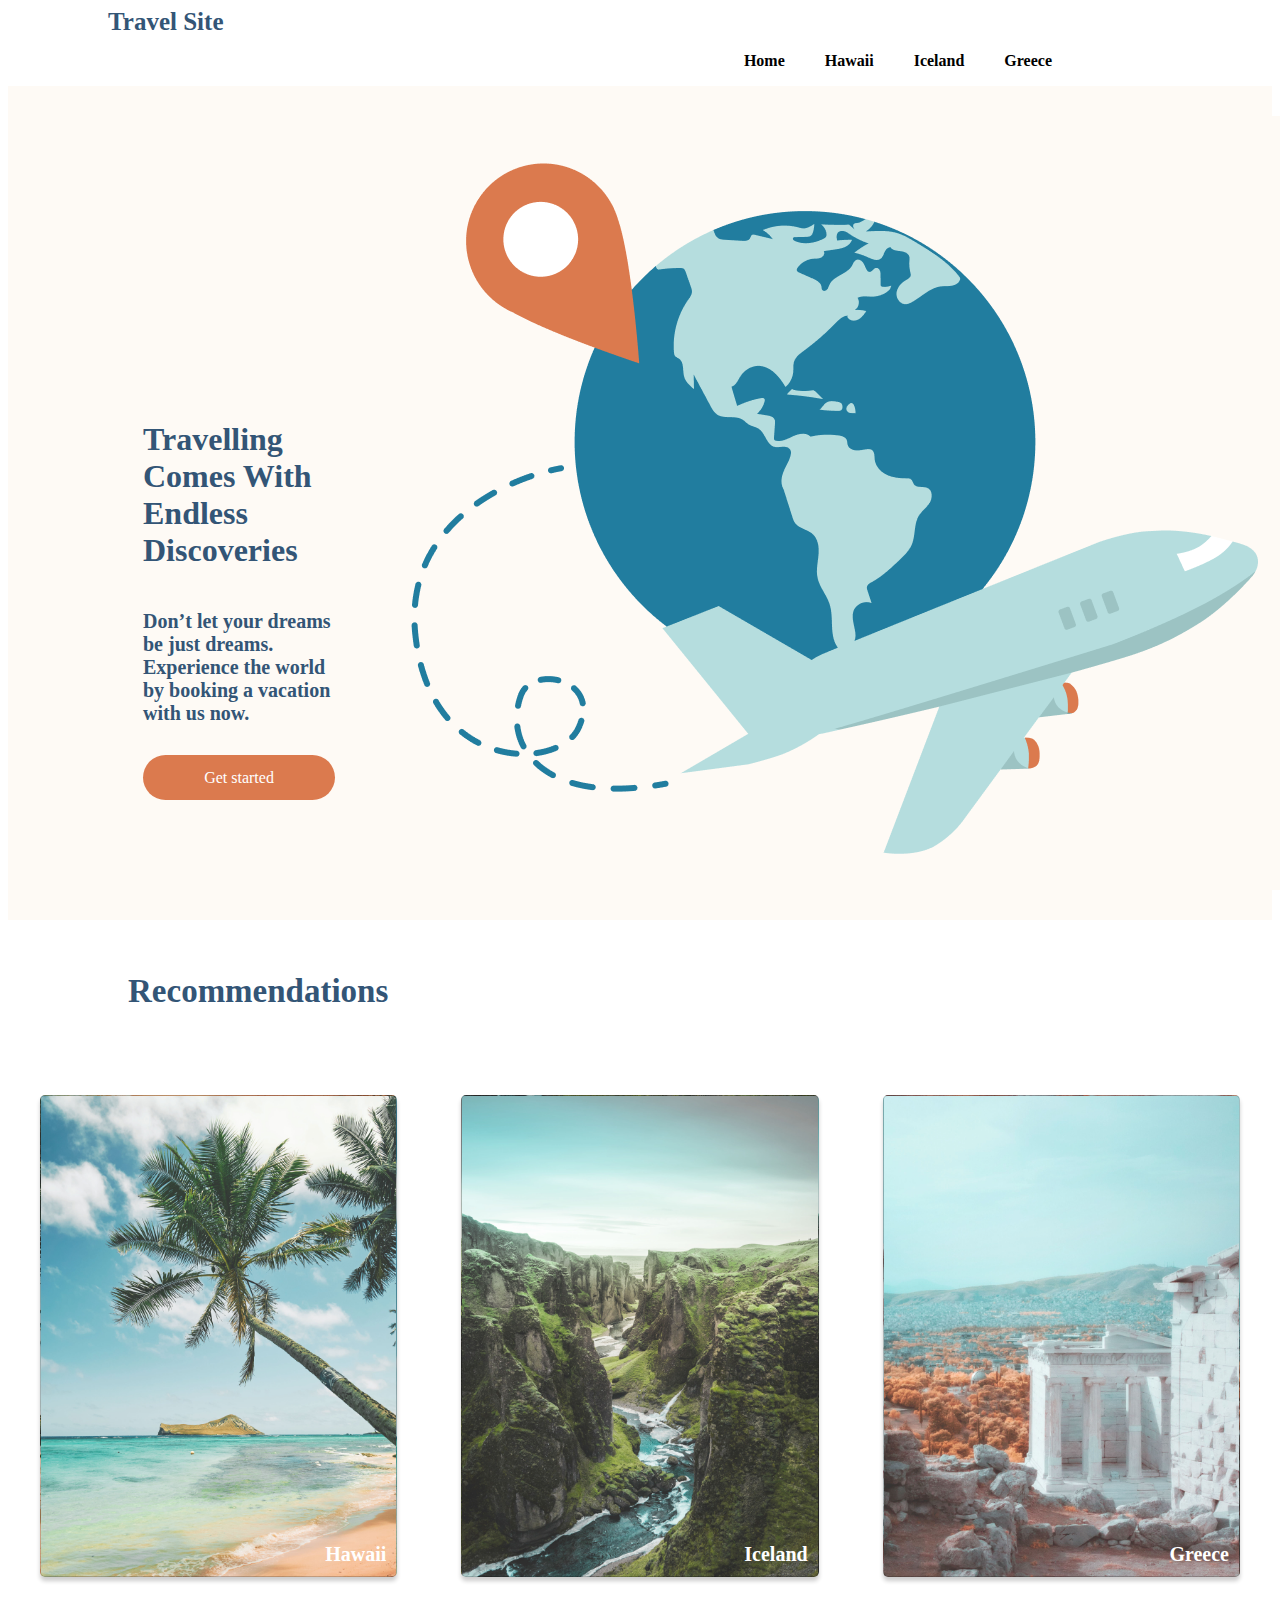
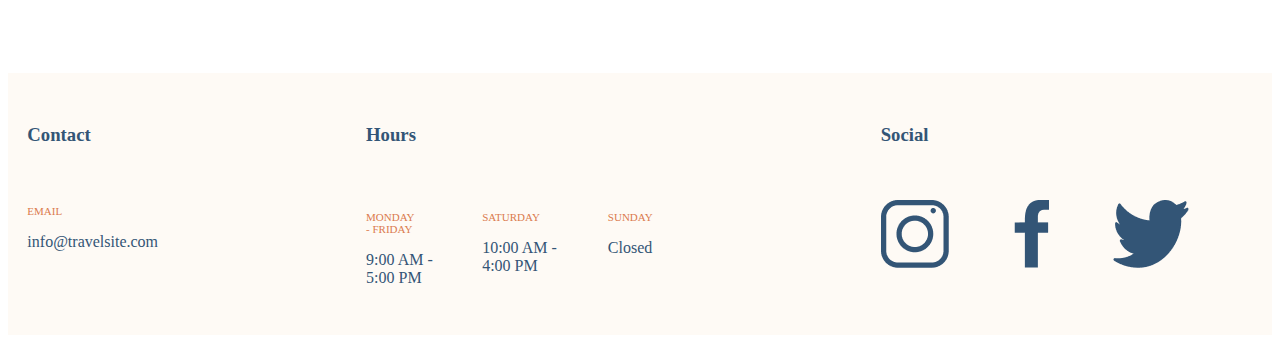
<file: index.html>
<!DOCTYPE html>
<html lang="en">
<head>
    <meta charset="UTF-8">
    <meta name="viewport" content="width=device-width, initial-scale=1.0">
    <title>Travel Site</title>
    <link rel="stylesheet" href="./css/global.css">
    <link rel="stylesheet" href="./css/main.css">
</head>
<body>

    <header class="homepage">
        <section class="homepage__top--nav">
            <a class="homepage__top--link" href="./index.html">Travel Site</a>
            <nav class="homepage__navbar">
                <ul>
                    <li class="homepage__navbar--item"><a class="homepage__navbar--item--link" href="./index.html">Home</a></li>
                    <li class="homepage__navbar--item"><a class="homepage__navbar--item--link" href="./pages/hawaii.html">Hawaii</a></li>
                    <li class="homepage__navbar--item"><a class="homepage__navbar--item--link" href="./pages/iceland.html">Iceland</a></li>
                    <li class="homepage__navbar--item"><a class="homepage__navbar--item--link" href="./pages/greece.html">Greece</a></li>
                </ul>
            </nav>
        </section>
    </header>

    <div class="hero">
        <div class="hero hero-content-container">
            <div class="hero align-content-container">
                <h1>Travelling Comes With Endless Discoveries</h1>
                <h3>Don’t let your dreams be just dreams. Experience the world by booking a vacation with us now.</h3>
                <button class="hero__button">Get started</button>
            </div>
            <div class="hero__image">
                <img class="hero__image--asset" src="./assets/images/hero.png" alt="">
            </div>
        </div>
    </div>

    
    <section class="recommendations__section">
        <h3>Recommendations</h3>

        <div class="recommendations__card--section">
            <div class="recommendations__card hawaii">
                <a href="./pages/hawaii.html">Hawaii</a>
            </div>
            <div class="recommendations__card iceland">
                <a href="./pages/iceland.html">Iceland</a>
            </div>
            <div class="recommendations__card greece">
                <a href="./pages/greece.html">Greece</a>
            </div>
        </div>
    </section>

    <footer class="homepage__footer">
        <div class="homepage__footer--contact">
            <h3>Contact</h3>
            <div class="footer__section">
                <div class="footer__section--info">
                    <p class="footer__subtitle">EMAIL</p>
                    <p>info@travelsite.com</p>
                </div>
            </div>
        </div>
        <div class="homepage__footer--hours">
            <h3>Hours</h3>
            <div class="footer__section">
                <div class="footer__section--info">
                    <p class="footer__subtitle">MONDAY - FRIDAY</p>
                    <p>9:00 AM - 5:00 PM</p>
                </div>
                <div class="footer__section--info">
                    <p class="footer__subtitle">SATURDAY</p>
                    <p>10:00 AM - 4:00 PM</p>
                </div>
                <div class="footer__section--info">
                    <p class="footer__subtitle">SUNDAY</p>
                    <p>Closed</p>
                </div>
            </div>
        </div>

        <div class="homepage__footer-social-media">
            <h3>Social</h3>
            <div class="footer__section">
                <a href="https://www.instagram.com"><img src="./assets/Icons/icon-instagram.png" alt="Instagram"></a>
                <a href="https://www.facebook.com"><img src="./assets/Icons/icon-facebook.png" alt="Facebook"></a>
                <a href="https://www.twitter.com"><img src="./assets/Icons/icon-twitter.png" alt="Twitter"></a>
            </div>
        </div>
</footer>

    
    
</body>
</html>
</file>
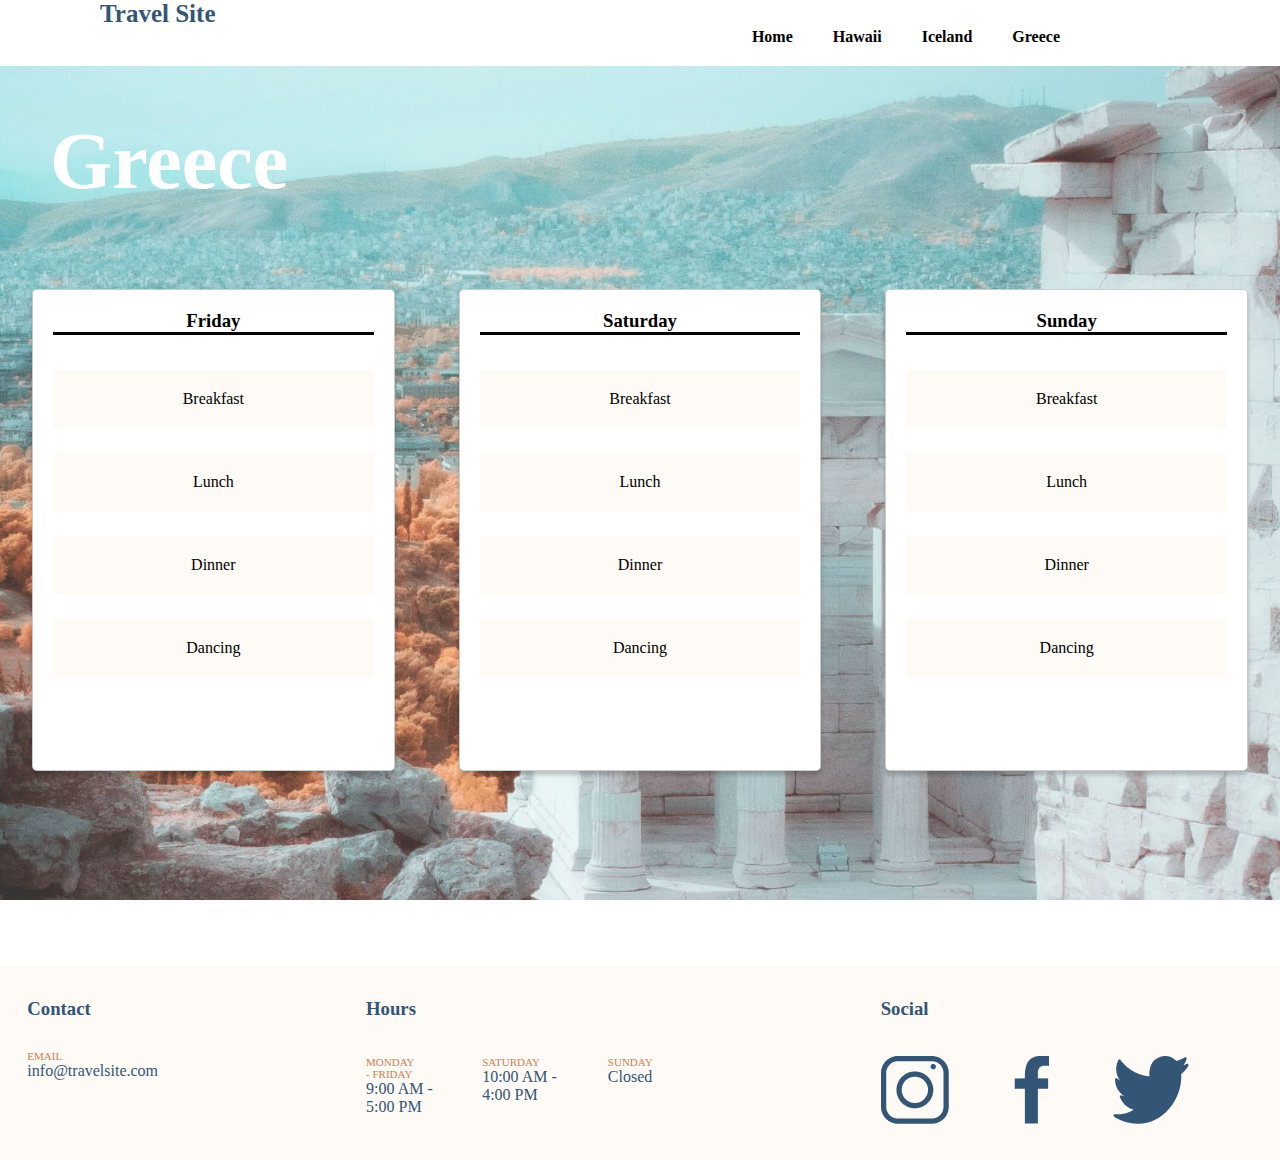
<file: pages/greece.html>
<!DOCTYPE html>
<html lang="en">
<head>
    <meta charset="UTF-8">
    <meta name="viewport" content="width=device-width, initial-scale=1.0">
    <title>Travel Site - Greece</title>
    <link rel="stylesheet" href="../css/global.css">
    <link rel="stylesheet" href="../css/destinations.css">
</head>
<body>

    <header class="homepage">
        <section class="homepage__top--nav">
            <a class="homepage__top--link" href="../index.html">Travel Site</a>
            <nav class="homepage__navbar">
                <ul>
                    <li class="homepage__navbar--item"><a class="homepage__navbar--item--link" href="../index.html">Home</a></li>
                    <li class="homepage__navbar--item"><a class="homepage__navbar--item--link" href="../pages/hawaii.html">Hawaii</a></li>
                    <li class="homepage__navbar--item"><a class="homepage__navbar--item--link" href="../pages/iceland.html">Iceland</a></li>
                    <li class="homepage__navbar--item"><a class="homepage__navbar--item--link" href="../pages/greece.html">Greece</a></li>
                </ul>
            </nav>
        </section>
    </header>

    <section class="destination-page-greece">
        <h2>Greece</h2>
        <div class="destinations__card--section">
            <div class="destinations__card">
               <h3>Friday</h3>
               <ul>
                    <li class="destinations__card--list">Breakfast</li>
                    <li class="destinations__card--list">Lunch</li>
                    <li class="destinations__card--list">Dinner</li>
                    <li class="destinations__card--list">Dancing</li>
               </ul>
            </div>
            <div class="destinations__card">
                <h3>Saturday</h3>
                <ul>
                    <li class="destinations__card--list">Breakfast</li>
                    <li class="destinations__card--list">Lunch</li>
                    <li class="destinations__card--list">Dinner</li>
                    <li class="destinations__card--list">Dancing</li>
                </ul>
            </div>
            <div class="destinations__card">
                <h3>Sunday</h3>
                <ul>
                    <li class="destinations__card--list">Breakfast</li>
                    <li class="destinations__card--list">Lunch</li>
                    <li class="destinations__card--list">Dinner</li>
                    <li class="destinations__card--list">Dancing</li>
               </ul>
            </div>
        </div>
    </section>

    <footer class="homepage__footer">
            <div class="homepage__footer--contact">
                <h3>Contact</h3>
                <div class="footer__section">
                    <div class="footer__section--info">
                        <p class="footer__subtitle">EMAIL</p>
                        <p>info@travelsite.com</p>
                    </div>
                </div>
            </div>
            <div class="homepage__footer--hours">
                <h3>Hours</h3>
                <div class="footer__section">
                    <div class="footer__section--info">
                        <p class="footer__subtitle">MONDAY - FRIDAY</p>
                        <p>9:00 AM - 5:00 PM</p>
                    </div>
                    <div class="footer__section--info">
                        <p class="footer__subtitle">SATURDAY</p>
                        <p>10:00 AM - 4:00 PM</p>
                    </div>
                    <div class="footer__section--info">
                        <p class="footer__subtitle">SUNDAY</p>
                        <p>Closed</p>
                    </div>
                </div>
            </div>
    
            <div class="homepage__footer-social-media">
                <h3>Social</h3>
                <div class="footer__section">
                    <a href="https://www.instagram.com"><img src="../assets/Icons/icon-instagram.png" alt="Instagram"></a>
                    <a href="https://www.facebook.com"><img src="../assets/Icons/icon-facebook.png" alt="Facebook"></a>
                    <a href="https://www.twitter.com"><img src="../assets/Icons/icon-twitter.png" alt="Twitter"></a>
                </div>
            </div>
    </footer>
    
</body>
</html>
</file>
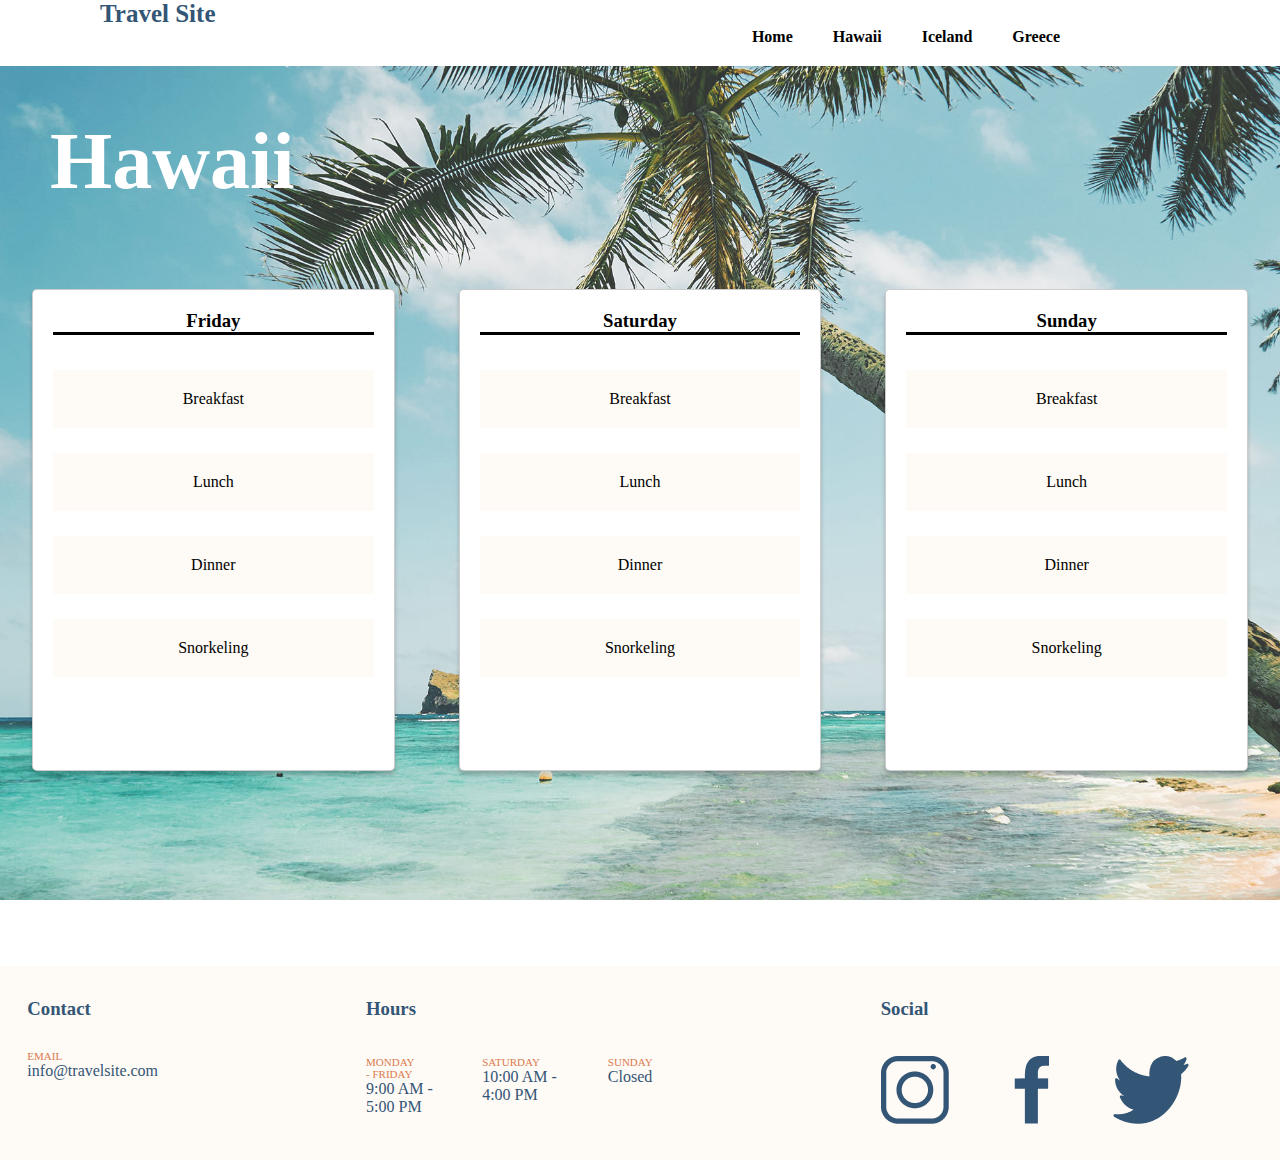
<file: pages/hawaii.html>
<!DOCTYPE html>
<html lang="en">
<head>
    <meta charset="UTF-8">
    <meta name="viewport" content="width=device-width, initial-scale=1.0">
    <title>Travel Site - Hawaii</title>
    <link rel="stylesheet" href="../css/global.css">
    <link rel="stylesheet" href="../css/destinations.css">
</head>
<body>

    <header class="homepage">
        <section class="homepage__top--nav">
            <a class="homepage__top--link" href="../index.html">Travel Site</a>
            <nav class="homepage__navbar">
                <ul>
                    <li class="homepage__navbar--item"><a class="homepage__navbar--item--link" href="../index.html">Home</a></li>
                    <li class="homepage__navbar--item"><a class="homepage__navbar--item--link" href="../pages/hawaii.html">Hawaii</a></li>
                    <li class="homepage__navbar--item"><a class="homepage__navbar--item--link" href="../pages/iceland.html">Iceland</a></li>
                    <li class="homepage__navbar--item"><a class="homepage__navbar--item--link" href="../pages/greece.html">Greece</a></li>
                </ul>
            </nav>
        </section>
    </header>

    <section class="destination-page-hawaii">
        <h2>Hawaii</h2>
        <div class="destinations__card--section">
            <div class="destinations__card">
               <h3>Friday</h3>
               <ul>
                    <li class="destinations__card--list">Breakfast</li>
                    <li class="destinations__card--list">Lunch</li>
                    <li class="destinations__card--list">Dinner</li>
                    <li class="destinations__card--list">Snorkeling</li>
               </ul>
            </div>
            <div class="destinations__card">
                <h3>Saturday</h3>
                <ul>
                    <li class="destinations__card--list">Breakfast</li>
                    <li class="destinations__card--list">Lunch</li>
                    <li class="destinations__card--list">Dinner</li>
                    <li class="destinations__card--list">Snorkeling</li>
                </ul>
            </div>
            <div class="destinations__card">
                <h3>Sunday</h3>
                <ul>
                    <li class="destinations__card--list">Breakfast</li>
                    <li class="destinations__card--list">Lunch</li>
                    <li class="destinations__card--list">Dinner</li>
                    <li class="destinations__card--list">Snorkeling</li>
               </ul>
            </div>
        </div>
    </section>

    <footer class="homepage__footer">
        <div class="homepage__footer--contact">
            <h3>Contact</h3>
            <div class="footer__section">
                <div class="footer__section--info">
                    <p class="footer__subtitle">EMAIL</p>
                    <p>info@travelsite.com</p>
                </div>
            </div>
        </div>
        <div class="homepage__footer--hours">
            <h3>Hours</h3>
            <div class="footer__section">
                <div class="footer__section--info">
                    <p class="footer__subtitle">MONDAY - FRIDAY</p>
                    <p>9:00 AM - 5:00 PM</p>
                </div>
                <div class="footer__section--info">
                    <p class="footer__subtitle">SATURDAY</p>
                    <p>10:00 AM - 4:00 PM</p>
                </div>
                <div class="footer__section--info">
                    <p class="footer__subtitle">SUNDAY</p>
                    <p>Closed</p>
                </div>
            </div>
        </div>

        <div class="homepage__footer-social-media">
            <h3>Social</h3>
            <div class="footer__section">
                <a href="https://www.instagram.com"><img src="../assets/Icons/icon-instagram.png" alt="Instagram"></a>
                <a href="https://www.facebook.com"><img src="../assets/Icons/icon-facebook.png" alt="Facebook"></a>
                <a href="https://www.twitter.com"><img src="../assets/Icons/icon-twitter.png" alt="Twitter"></a>
            </div>
        </div>
</footer>
    
</body>
</html>
</file>
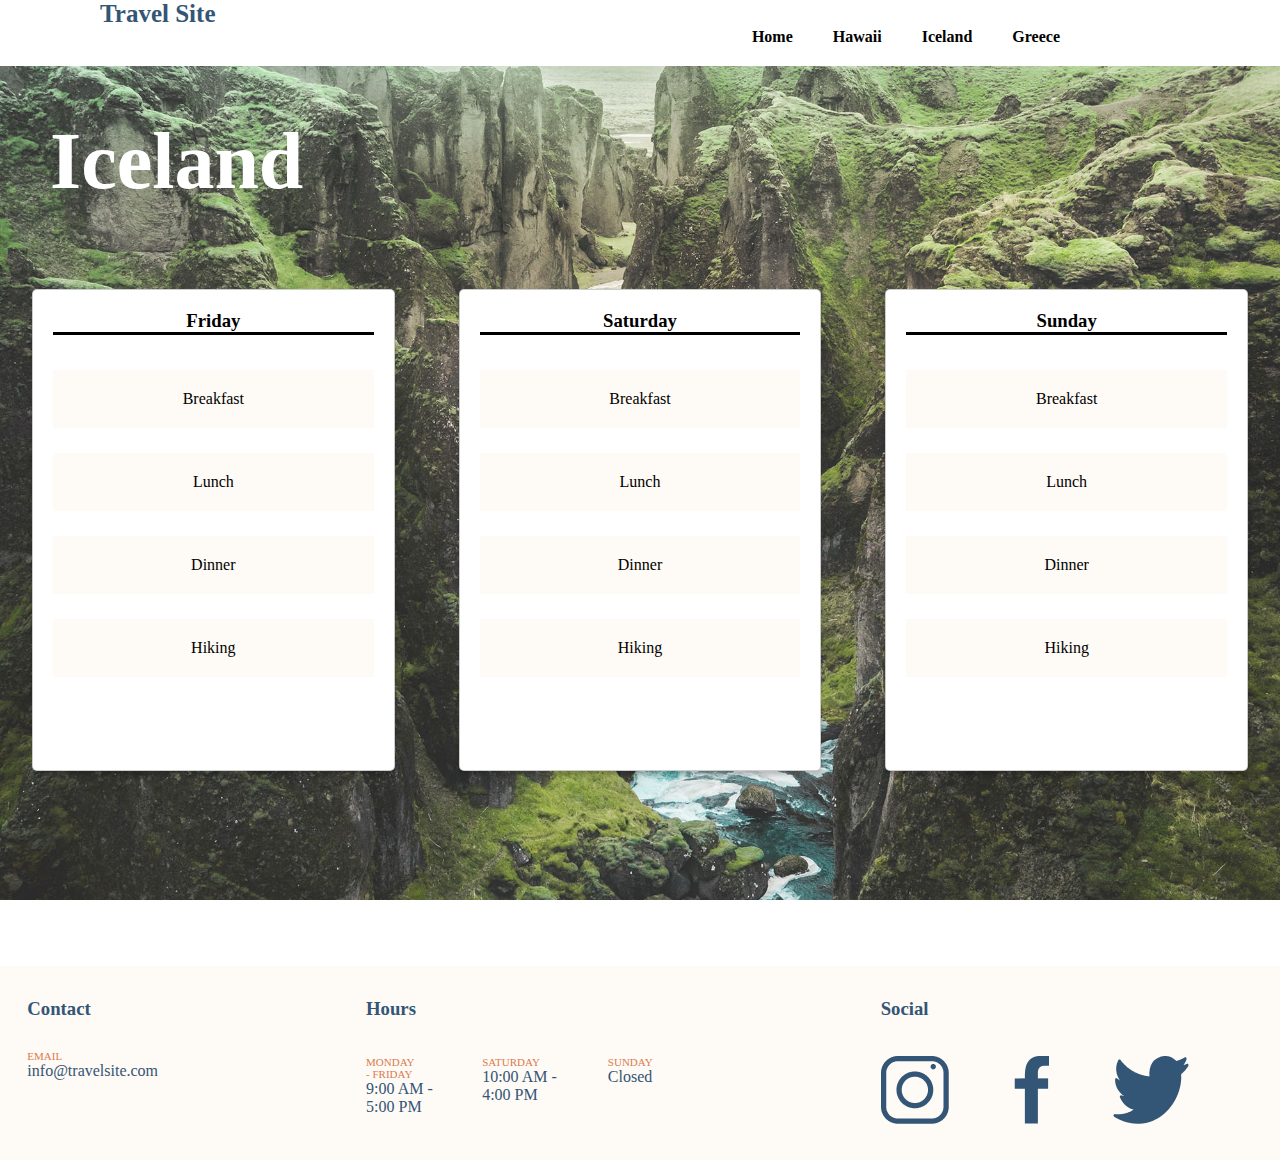
<file: pages/iceland.html>
<!DOCTYPE html>
<html lang="en">
<head>
    <meta charset="UTF-8">
    <meta name="viewport" content="width=device-width, initial-scale=1.0">
    <title>Travel Site - Iceland</title>
    <link rel="stylesheet" href="../css/global.css">
    <link rel="stylesheet" href="../css/destinations.css">
</head>
<body>

    <header class="homepage">
        <section class="homepage__top--nav">
            <a class="homepage__top--link" href="../index.html">Travel Site</a>
            <nav class="homepage__navbar">
                <ul>
                    <li class="homepage__navbar--item"><a class="homepage__navbar--item--link" href="../index.html">Home</a></li>
                    <li class="homepage__navbar--item"><a class="homepage__navbar--item--link" href="../pages/hawaii.html">Hawaii</a></li>
                    <li class="homepage__navbar--item"><a class="homepage__navbar--item--link" href="../pages/iceland.html">Iceland</a></li>
                    <li class="homepage__navbar--item"><a class="homepage__navbar--item--link" href="../pages/greece.html">Greece</a></li>
                </ul>
            </nav>
        </section>
    </header>

    <section class="destination-page-iceland">
        <h2>Iceland</h2>
        <div class="destinations__card--section">
            <div class="destinations__card">
               <h3>Friday</h3>
               <ul>
                    <li class="destinations__card--list">Breakfast</li>
                    <li class="destinations__card--list">Lunch</li>
                    <li class="destinations__card--list">Dinner</li>
                    <li class="destinations__card--list">Hiking</li>
               </ul>
            </div>
            <div class="destinations__card">
                <h3>Saturday</h3>
                <ul>
                    <li class="destinations__card--list">Breakfast</li>
                    <li class="destinations__card--list">Lunch</li>
                    <li class="destinations__card--list">Dinner</li>
                    <li class="destinations__card--list">Hiking</li>
                </ul>
            </div>
            <div class="destinations__card">
                <h3>Sunday</h3>
                <ul>
                    <li class="destinations__card--list">Breakfast</li>
                    <li class="destinations__card--list">Lunch</li>
                    <li class="destinations__card--list">Dinner</li>
                    <li class="destinations__card--list">Hiking</li>
               </ul>
            </div>
        </div>
    </section>

    <footer class="homepage__footer">
        <div class="homepage__footer--contact">
            <h3>Contact</h3>
            <div class="footer__section">
                <div class="footer__section--info">
                    <p class="footer__subtitle">EMAIL</p>
                    <p>info@travelsite.com</p>
                </div>
            </div>
        </div>
        <div class="homepage__footer--hours">
            <h3>Hours</h3>
            <div class="footer__section">
                <div class="footer__section--info">
                    <p class="footer__subtitle">MONDAY - FRIDAY</p>
                    <p>9:00 AM - 5:00 PM</p>
                </div>
                <div class="footer__section--info">
                    <p class="footer__subtitle">SATURDAY</p>
                    <p>10:00 AM - 4:00 PM</p>
                </div>
                <div class="footer__section--info">
                    <p class="footer__subtitle">SUNDAY</p>
                    <p>Closed</p>
                </div>
            </div>
        </div>

        <div class="homepage__footer-social-media">
            <h3>Social</h3>
            <div class="footer__section">
                <a href="https://www.instagram.com"><img src="../assets/Icons/icon-instagram.png" alt="Instagram"></a>
                <a href="https://www.facebook.com"><img src="../assets/Icons/icon-facebook.png" alt="Facebook"></a>
                <a href="https://www.twitter.com"><img src="../assets/Icons/icon-twitter.png" alt="Twitter"></a>
            </div>
        </div>
</footer>
    
</body>
</html>
</file>
<file: css/global.css>
*{
    font-family: "Verdana";
}

/* *,
*::before,
*::after {
  box-sizing: border-box;
} */
</file>
<file: css/main.css>
/* *{
    margin: 0;
    padding: 0;
} */

.homepage{
    background-color: #FFFFFF;
}

.homepage__top--link{
    font-size: 1.5625rem;
    margin-left: 6.25rem;
    text-decoration: none;
    color: #335576;
    font-weight: 700;
}

nav.homepage__navbar a{
    text-decoration: none; 
}

.homepage__navbar ul{
    display: flex;
    justify-content: right;
    margin-right: 12.5rem;
}

.homepage__navbar--item{
    /* display: inline-block; */
    margin: 0 1.25rem;
}

.homepage__navbar ul li{
    list-style-type: none;
}

/* .travel-site__container{
    display: inline-block;
} */

.homepage__navbar--item--link {
    text-decoration: none;
    display: inline-block;
    position: relative;
    color:black;
    font-weight: bold;
  }
  
  .homepage__navbar--item--link::after {
    content: '';
    position: absolute;
    width: 100%;
    transform: scaleX(0);
    height: .125rem;
    bottom: 0;
    left: 0;
    background-color: #DB7A4E;
    transform-origin: bottom right;
    transition: transform 0.25s ease-out;
  }
  
  .homepage__navbar--item--link:hover::after {
    transform: scaleX(1);
    transform-origin: bottom left;
  }

.nav.homepage__navbar a{ 
    text-decoration: none; 
}

.hero{
    background-color: #FEFAF5;
    display: flex;
    padding: 1.875rem;
}

.hero h1{
    margin-top: 12.5rem;
}

/* .hero__descriptor{
    display: inline-block;
    margin-top: 250px;
} */

/* .hero-content-container{
    justify-content: right;
} */

.align-content-container{
    padding: 4.6875rem;
    flex-wrap: wrap;
    height: 15rem;
    color: #335576;
}

.align-content-container h3{
    font-size: 1.25rem;
}

.hero__image{
    /* padding: 40px; */
    margin-right: 2.5rem;
}

.hero__button{
    margin-top: .625rem;
    background-color: #DB7A4E;
    color: #FFFFFF;
    border-width: 0;
    width: 12rem;
    height: 2.8rem;
    border-radius: 10rem;
    font-size: 1rem;
}

/* .hero__container{
    display: inline-block;
} */

.recommendations__section{
    /* text-align: center; */
    background-color:#FFFFFF;
    padding-bottom: 4rem;
}

.recommendations__section h3{
    color: #335576;
    padding: 1.25rem;
    font-size: 2.0625rem;
    margin-left: 6.25rem;
}

.recommendations__card--section{
    display: flex;
    /* margin: auto; */
    justify-content: center;
}

.recommendations__card{
    width: 20.625rem;
    height: 27.5rem;
    padding: 1.25rem;
    text-align: center;
    /* margin: 20px; */
    margin: 2rem;
    border-radius: .3125rem;
    border: 1px solid rgba(0, 0, 0, 0.2);
    /* display: inline-block; */
    box-shadow: 0 4px 4px rgba(0, 0, 0, 0.2);
    background-size: cover;
    position: relative;
}

.recommendations__card a{
    text-decoration: none;
    /* margin-right: 0px; */
    position: absolute;
    bottom: 0;
    right: 0;
    color: #FFFFFF;
    padding: .625rem;
    font-size: 1.25rem;
    font-weight: 700;
}

.hawaii{
    background-image: url("../assets/images/hawaii.jpg");
}

.iceland{
    background-image: url("../assets/images/iceland.jpg");
}

.greece{
    background-image: url("../assets/images/greece.jpg");
}

.homepage__footer{
    padding: 2rem;
    background-color: #FEFAF5;
    /* display: flex; */
    /* flex-direction: row; */
    display: flex;
    justify-content: center;
    gap: 10rem;
}
/* 
.homepage__footer--container{
    justify-content:space-between;
} */

.homepage__footer h3,p{
    color: #335576;
}

.footer__subtitle{
    color: #DB7A4E;
    font-size: .6875rem;
}

/* .homepage__footer--hours{

} */

.footer__section{
    display: flex;
    padding-top: 1.25rem;
}

.footer__section--info{
    padding-right: 3rem;
}

.footer__subtitle{
    padding-right: 1.25rem;
}

.homepage__footer--contact h3{
    padding-bottom: 0.6rem;
}

.homepage__footer--hours h3{
    padding-bottom: 1rem;
}

.homepage__footer-social-media h3{
    padding-bottom: 1rem;
}

.footer__section a{
    padding-right: 4rem;
}
</file>
<file: css/destinations.css>
*{
    padding: 0;
    margin: 0;
}

.homepage{
    background-color: #FFFFFF;
}

section.homepage__top--nav{
    margin-bottom: 1.25rem;
}

.homepage__top--link{
    font-size: 1.5625rem;
    margin-left: 6.25rem;
    text-decoration: none;
    color: #335576;
    font-weight: 700;
}

nav.homepage__navbar a{
    text-decoration: none; 
}

.homepage__navbar ul{
    display: flex;
    justify-content: right;
    margin-right: 12.5rem;
}

.homepage__navbar--item{
    /* display: inline-block; */
    margin: 0 1.25rem;
}

.homepage__navbar ul li{
    list-style-type: none;
}

/* .travel-site__container{
    display: inline-block;
} */

.homepage__navbar--item--link {
    text-decoration: none;
    display: inline-block;
    position: relative;
    color:black;
    font-weight: bold;
  }
  
  .homepage__navbar--item--link::after {
    content: '';
    position: absolute;
    width: 100%;
    transform: scaleX(0);
    height: .125rem;
    bottom: 0;
    left: 0;
    background-color: #DB7A4E;
    transform-origin: bottom right;
    transition: transform 0.25s ease-out;
  }
  
  .homepage__navbar--item--link:hover::after {
    transform: scaleX(1);
    transform-origin: bottom left;
  }

.nav.homepage__navbar a{ 
    text-decoration: none; 
}

section.destination-page-hawaii{
   background-image: url("../assets/images/hawaii.jpg");  
   height: 56.25rem;
   background-size: cover;
   background-position: center;
   background-attachment: fixed;
   padding: 0;
}

.destination-page-hawaii{
    /* text-align: center; */
    background-color:#FFFFFF;
    padding-bottom: 1.25rem;
}

.destination-page-hawaii h2{
    color:#FFFFFF;
    padding: 3.125rem;
    /* margin-bottom: 0; */
    font-size: 5rem;
}

section.destination-page-iceland{
    background-image: url("../assets/images/iceland.jpg");  
    height: 56.25rem;
    background-size: cover;
    background-position: center;
    background-attachment: fixed;
    padding: 0;
 }
 
 .destination-page-iceland{
     /* text-align: center; */
     background-color:#FFFFFF;
     padding-bottom: 1.25rem;
 }
 
 .destination-page-iceland h2{
     color:#FFFFFF;
     padding: 50px;
     /* margin-bottom: 0; */
     font-size: 5rem;
 }

 section.destination-page-greece{
    background-image: url("../assets/images/greece.jpg");  
    height: 56.25rem;
    background-size: cover;
    background-position: center;
    background-attachment: fixed;
    padding: 0;
 }
 
 .destination-page-greece{
     /* text-align: center; */
     background-color:#FFFFFF;
     padding-bottom: 1.25rem;
 }
 
 .destination-page-greece h2{
     color:#FFFFFF;
     padding: 3.125rem;
     /* margin-bottom: 0; */
     font-size: 5rem;
 }

.destinations__card--section{
    display: flex;
    justify-content: center;
}

.destinations__card{
    width: 20.625rem;
    height: 27.5rem;
    padding: 1.25rem;
    text-align: center;
    /* margin: 20px; */
    /* margin: 8.125rem; */
    margin: 2rem;
    border-radius: .3125rem;
    border: 1px solid rgba(0, 0, 0, 0.2);
    /* display: inline-block; */
    box-shadow: 0 4px 4px rgba(0, 0, 0, 0.2);
    background-size: cover;
    position: relative;
    background-color: #FFFFFF;
}

.destinations__card--section h3{
    border-bottom: 3px solid black;
    width: 100%;
    display: block;
    margin-bottom: 2.1875rem;
}


.destinations__card--list {
    /* align-content: center; */
    list-style-type: none;
    background-color: #FEFAF5;
    /* height: 50px; */
    margin-top: 1.5625rem;
    text-align: center;
    padding: 1.25rem;
}

.destinations__card:hover{
    border-color: #335576;
    box-shadow: 10px 5px 5px #335576;
    /* box-shadow: 25rem 25rem #DB7A4E; */
}

.homepage__footer{
    padding: 2rem;
    background-color: #FEFAF5;
    /* display: flex; */
    /* flex-direction: row; */
    display: flex;
    justify-content: center;
    gap: 10rem;
}
/* 
.homepage__footer--container{
    justify-content:space-between;
} */

.homepage__footer h3,p{
    color: #335576;
}

.footer__subtitle{
    color: #DB7A4E;
    font-size: .6875rem;
}

/* .homepage__footer--hours{

} */

.footer__section{
    display: flex;
    padding-top: 1.25rem;
}

.footer__section--info{
    padding-right: 3rem;
}

.footer__subtitle{
    padding-right: 1.25rem;
}

.homepage__footer--contact h3{
    padding-bottom: 0.6rem;
}

.homepage__footer--hours h3{
    padding-bottom: 1rem;
}

.homepage__footer-social-media h3{
    padding-bottom: 1rem;
}

.footer__section a{
    padding-right: 4rem;
}
</file>
